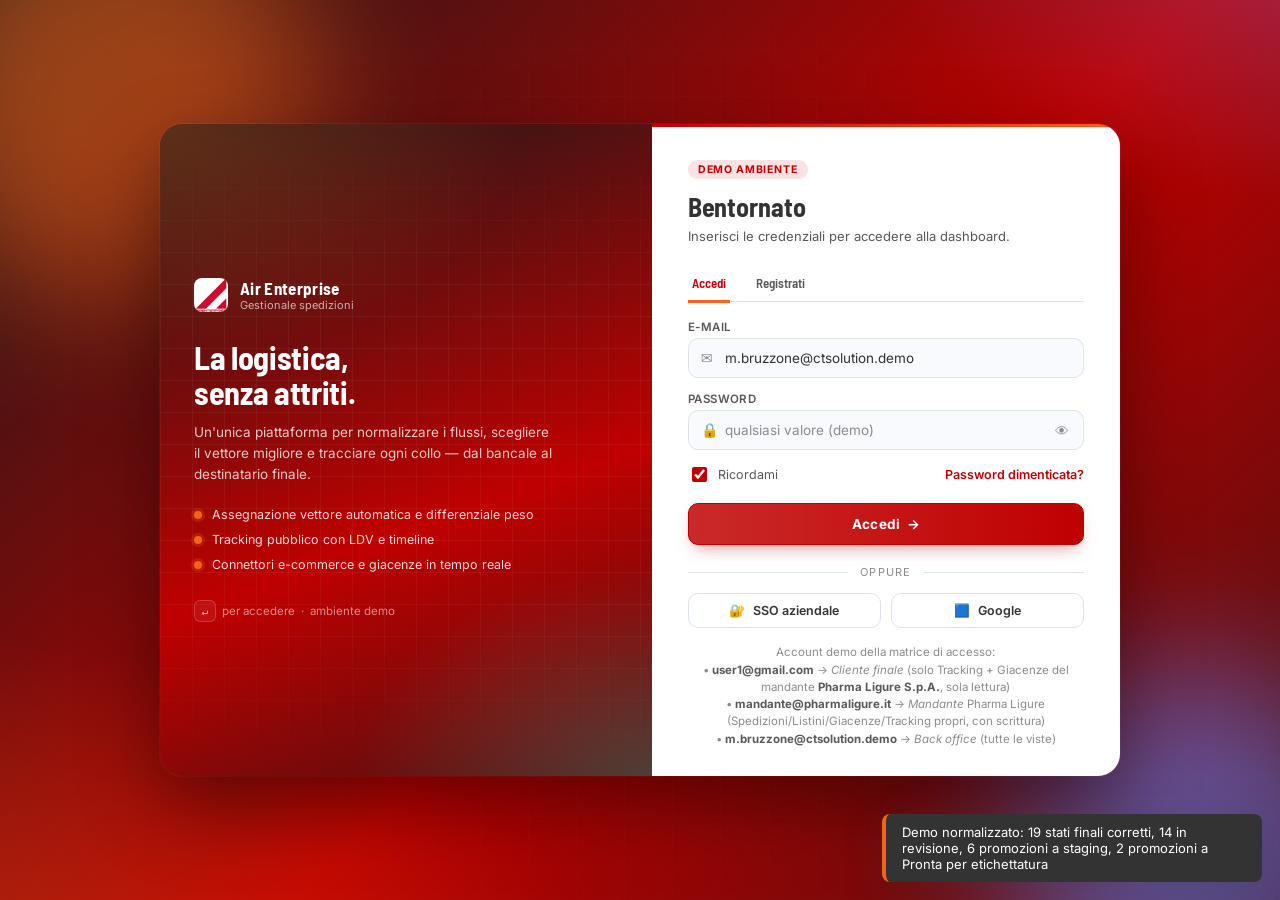
<file: index.html>
<!DOCTYPE html>
<html lang="it">
<head>
<meta charset="UTF-8">
<meta name="viewport" content="width=device-width, initial-scale=1.0">
<title>Air Enterprise — Gestionale spedizioni (demo)</title>
<link rel="stylesheet" href="style.css">
</head>
<body class="logged-out">

<!-- ==================== LOGIN / REGISTRAZIONE (simulati) ==================== -->
<div id="login-screen">
  <div class="login-decor" aria-hidden="true">
    <span class="orb orb-1"></span>
    <span class="orb orb-2"></span>
    <span class="orb orb-3"></span>
    <span class="grid-lines"></span>
  </div>

  <div class="login-shell">
    <aside class="login-side" aria-hidden="true">
      <div class="login-side-inner">
        <div class="login-side-mark">
          <img src="images/logo.png" alt="Air Enterprise" class="brand-mark">
          <div>
            <strong>Air Enterprise</strong>
            <small>Gestionale spedizioni</small>
          </div>
        </div>
        <h2>La logistica,<br>senza attriti.</h2>
        <p>Un'unica piattaforma per normalizzare i flussi, scegliere il vettore migliore e tracciare ogni collo — dal bancale al destinatario finale.</p>
        <ul class="login-bullets">
          <li><span class="dot"></span> Assegnazione vettore automatica e differenziale peso</li>
          <li><span class="dot"></span> Tracking pubblico con LDV e timeline</li>
          <li><span class="dot"></span> Connettori e-commerce e giacenze in tempo reale</li>
        </ul>
        <div class="login-side-foot">
          <span class="kbd">↵</span> per accedere &nbsp;·&nbsp; ambiente demo
        </div>
      </div>
    </aside>

    <div class="login-card">
      <div class="login-card-head">
        <span class="login-pill">Demo ambiente</span>
        <h1 class="login-title" id="login-title">Bentornato</h1>
        <p class="login-sub" id="login-sub">Inserisci le credenziali per accedere alla dashboard.</p>
      </div>

      <div class="tabs login-tabs" role="tablist">
        <button class="tab-btn active" id="login-tab-accedi" role="tab">Accedi</button>
        <button class="tab-btn" id="login-tab-registrati" role="tab">Registrati</button>
      </div>

      <form class="login-form" onsubmit="return false">
        <div class="form-row">
          <label for="login-email">E-mail</label>
          <div class="input-wrap">
            <span class="input-ico" aria-hidden="true">✉</span>
            <input type="text" id="login-email" value="m.bruzzone@ctsolution.demo" autocomplete="off" placeholder="nome@azienda.it">
          </div>
        </div>

        <div class="form-row">
          <label for="login-password">Password</label>
          <div class="input-wrap">
            <span class="input-ico" aria-hidden="true">🔒</span>
            <input type="password" id="login-password" class="login-pwd" placeholder="qualsiasi valore (demo)">
            <button type="button" class="input-eye" id="login-eye" aria-label="Mostra password" title="Mostra/nascondi password">👁</button>
          </div>
        </div>

        <div class="form-row" id="login-extra" style="display:none">
          <label for="login-nome">Nome e cognome</label>
          <div class="input-wrap">
            <span class="input-ico" aria-hidden="true">👤</span>
            <input type="text" id="login-nome" placeholder="es. Mario Bruzzone">
          </div>
        </div>

        <div class="login-row">
          <label class="login-check"><input type="checkbox" id="login-remember" checked> <span>Ricordami</span></label>
          <a href="#" class="login-link" onclick="return false">Password dimenticata?</a>
        </div>

        <button class="btn btn-primary login-submit" id="login-submit" type="button">
          <span class="login-submit-label">Accedi</span>
          <span class="login-submit-ico" aria-hidden="true">→</span>
        </button>

        <div class="login-divider"><span>oppure</span></div>

        <div class="login-sso">
          <button type="button" class="sso-btn" title="Accesso SSO (demo)">
            <span>🔐</span> SSO aziendale
          </button>
          <button type="button" class="sso-btn" title="Accesso con Google (demo)">
            <span>🟦</span> Google
          </button>
        </div>

        <p class="login-foot">Account demo della matrice di accesso:
          <br>• <strong>user1@gmail.com</strong> → <em>Cliente finale</em> (solo Tracking + Giacenze del mandante <strong>Pharma Ligure S.p.A.</strong>, sola lettura)
          <br>• <strong>mandante@pharmaligure.it</strong> → <em>Mandante</em> Pharma Ligure (Spedizioni/Listini/Giacenze/Tracking propri, con scrittura)
          <br>• <strong>m.bruzzone@ctsolution.demo</strong> → <em>Back office</em> (tutte le viste)
        </p>
      </form>
    </div>
  </div>
</div>

<header class="topnav">
  <div class="brand">
    <img src="images/logo.png" alt="Air Enterprise" class="brand-mark">
    <span>Air Enterprise <small>· Gestionale spedizioni</small></span>
  </div>
  <nav id="mainnav" aria-label="Navigazione principale">
    <button class="nav-item active" data-view="dashboard">Dashboard</button>
    <button class="nav-item" data-view="spedizioni">Spedizioni</button>
    <button class="nav-item" data-view="listini">Listini e tariffe</button>
    <button class="nav-item" data-view="flussi">Flussi in ingresso</button>
    <button class="nav-item" data-view="giacenze">Giacenze</button>
    <button class="nav-item" data-view="ecommerce">Connettore e-commerce</button>
    <button class="nav-item" data-view="tracking">Tracking</button>
    <button class="nav-item" data-view="appop">App operativa</button>
    <button class="nav-item" data-view="utenti">Utenti e ruoli</button>
    <button class="nav-item" data-view="log">Log azioni</button>
    <button class="nav-item" data-view="config">Configurazioni</button>
  </nav>
  <div class="nav-user" id="nav-user" role="button" tabindex="0" title="Apri il profilo utente">
    <span class="avatar">MB</span>
    <span>M. Bruzzone<br><span style="opacity:.65">Back office</span></span>
  </div>
</header>

<main>

  <!-- ==================== DASHBOARD ==================== -->
  <section class="view active" id="view-dashboard">
    <div class="view-header">
      <h1>Dashboard operativa</h1>
      <span class="sub" id="dash-date"></span>
    </div>
    <div class="kpis" id="dash-kpis"></div>
    <div class="grid-2">
      <div class="card">
        <h3>Spedizioni per stato</h3>
        <div id="dash-stati"></div>
      </div>
      <div class="card">
        <h3>Ultime attività</h3>
        <ul class="timeline" id="dash-activity"></ul>
      </div>
    </div>
  </section>

  <!-- ==================== SPEDIZIONI ==================== -->
  <section class="view" id="view-spedizioni">

    <!-- Vista elenco -->
    <div id="sped-list-wrap">
      <div class="view-header">
        <h1>Spedizioni</h1>
        <span class="sub">Normalizzazione, assegnazione vettore, coda di lavorazione</span>
        <span class="spacer"></span>
        <button class="btn" id="btn-goto-colli">Colli madre e sotto-colli</button>
        <button class="btn" id="btn-goto-diff">Differenziale peso/misure</button>
      </div>

      <div class="tabs" id="sped-tabs">
        <button class="tab-btn active" data-stato="">Tutte</button>
        <button class="tab-btn" data-stato="In revisione">In revisione</button>
        <button class="tab-btn" data-stato="In staging">In staging</button>
        <button class="tab-btn" data-stato="Pronta per etichettatura">Pronta per etichettatura</button>
        <button class="tab-btn" data-stato="Pronto per la spedizione">Pronto per la spedizione</button>
        <button class="tab-btn" data-stato="In transito">In transito</button>
        <button class="tab-btn" data-stato="Consegnata">Consegnata</button>
      </div>

      <div id="dt-spedizioni"></div>
    </div>

    <!-- Vista dettaglio a tab dedicata -->
    <div id="sped-detail-wrap" style="display:none"></div>

    <!-- Vista colli madre -->
    <div id="colli-wrap" style="display:none">
      <div class="view-header">
        <button class="btn" id="btn-colli-back">← Torna all'elenco</button>
        <h1>Colli madre e sotto-colli</h1>
        <span class="sub">Relazione bancale → colli, con stato aggregato e spedizione separata</span>
        <span class="spacer"></span>
        <input type="text" id="colli-search" placeholder="Cerca per ID collo madre o sotto-collo…" style="min-width:260px">
        <button class="btn btn-primary" id="btn-nuovo-cm">+ Nuovo collo madre</button>
      </div>
      <ul class="tree" id="colli-tree"></ul>
    </div>

    <!-- Vista differenziale peso -->
    <div id="diff-wrap" style="display:none">
      <div class="view-header">
        <button class="btn" id="btn-diff-back">← Torna all'elenco</button>
        <h1>Differenziale peso/misure</h1>
        <span class="sub">Dichiarato vs rilevato, con impatto economico calcolato</span>
      </div>
      <div id="dt-diff"></div>
    </div>
  </section>

  <!-- ==================== LISTINI ==================== -->
  <section class="view" id="view-listini">
    <div class="view-header">
      <h1>Listini e tariffe</h1>
      <span class="sub">Listini suddivisi per vettore. Ogni vettore ha il suo listino di costo; per ogni mandante, un listino di vendita per ciascun vettore.</span>
    </div>
    <div class="tabs" id="lc-vettori-tabs" style="border-bottom-width:1px"></div>
    <div class="tabs" id="listini-tabs">
      <button class="tab-btn active" data-tab="lc">Listino di costo</button>
      <button class="tab-btn" data-tab="lc-stor">Storico listino di costo</button>
      <button class="tab-btn" data-tab="lv">Listino di vendita</button>
      <button class="tab-btn" data-tab="lv-stor">Storico listino di vendita</button>
    </div>


    <!-- =============== 1. LISTINO DI COSTO (attivo) =============== -->
    <div class="tab-pane active" id="pane-lc">
      <div id="lc-header"></div>
      <div class="legend">
        <span><span class="sw" style="background:var(--warn-bg);border:1px solid var(--warn)"></span>Riga con personalizzazione (sovrapposta al valore derivato dal vettore)</span>
        <span class="tiny">Per modificare un listino attivo: <strong>duplicalo</strong>. I listini di costo e vendita sono storici e si modificano solo creando una nuova versione.</span>
      </div>
      <div id="dt-listino-costo"></div>
    </div>

    <!-- =============== 2. STORICO LISTINO DI COSTO =============== -->
    <div class="tab-pane" id="pane-lc-stor">
      <div id="lc-stor-header"></div>
      <div id="dt-listino-costo-stor"></div>
    </div>

    <!-- =============== 3. LISTINO DI VENDITA (attivo) =============== -->
    <div class="tab-pane" id="pane-lv">
      <div id="lv-header"></div>
      <div class="tabs" id="lv-mandante-tabs" style="border-bottom-width:1px;margin-bottom:8px"></div>
      <div class="legend">
        <span><span class="sw" style="background:var(--err-bg);border:1px solid var(--err)"></span>Riga in perdita (vendita &lt; costo)</span>
        <span><span class="sw" style="background:var(--warn-bg);border:1px solid var(--warn)"></span>Sotto il listino del vettore terzo (warning severo)</span>
        <span class="tiny">Le righe <strong>sotto costo</strong> sono bloccanti: per procedere è necessaria una conferma esplicita.</span>
      </div>
      <div id="dt-listino-vendita"></div>
    </div>

    <!-- =============== 4. STORICO LISTINO DI VENDITA =============== -->
    <div class="tab-pane" id="pane-lv-stor">
      <div id="lv-stor-header"></div>
      <div class="tabs" id="lv-stor-mandante-tabs" style="border-bottom-width:1px;margin-bottom:8px"></div>
      <div id="dt-listino-vendita-stor"></div>
    </div>
  </section>

  <!-- ==================== FLUSSI ==================== -->
  <section class="view" id="view-flussi">
    <div class="view-header">
      <h1>Flussi in ingresso</h1>
      <span class="sub" id="flussi-counter"></span>
      <span class="spacer"></span>
      <span class="demo-chip">microservizi di import per cliente</span>
    </div>
    <div class="layout-side">
      <div id="dt-flussi"></div>
      <div class="card" id="flusso-detail">
        <h3>Dettaglio cliente</h3>
        <p class="muted small">Seleziona un cliente dalla tabella per vedere configurazione e regole custom.</p>
      </div>
    </div>
  </section>

  <!-- ==================== GIACENZE ==================== -->
  <section class="view" id="view-giacenze">
    <div class="view-header">
      <h1>Giacenze</h1>
      <span class="sub">Gestione riga per riga o massiva sul filtro corrente</span>
      <span class="spacer"></span>
      <div class="save-bar" id="giacenze-save-bar" style="display:none">
        <span class="tiny" id="giacenze-pending-count"></span>
        <button class="btn btn-sm" id="btn-giacenze-annulla">Annulla</button>
        <button class="btn btn-sm btn-primary" id="btn-giacenze-salva">Salva</button>
      </div>
    </div>
    <div id="dt-giacenze"></div>
  </section>

  <!-- ==================== E-COMMERCE ==================== -->
  <section class="view" id="view-ecommerce">
    <div class="view-header">
      <h1>Connettore e-commerce</h1>
      <span class="sub">Vista del cliente finale collegato ai marketplace</span>
    </div>
    <div class="kpis" id="ecom-kpis"></div>
    <div class="info-box">🔁 <strong>Flusso invertito — Vinted:</strong> a differenza degli altri marketplace (interrogati dal connettore), Vinted <em>notifica</em> gli ordini via push. Gli ordini Vinted arrivano quindi in tempo reale e sono contrassegnati con il badge «push».</div>
    <div id="dt-ecom"></div>
  </section>

  <!-- ==================== TRACKING ==================== -->
  <section class="view" id="view-tracking">
    <div class="track-hero">
      <h2>Traccia la tua spedizione</h2>
      <p>Inserisci il codice della lettera di vettura</p>
      <div class="track-form">
        <input id="track-input" placeholder="es. LDV-2026-01187" aria-label="Codice lettera di vettura">
        <button class="btn btn-accent" id="track-btn">Cerca</button>
      </div>
      <div class="track-suggest" id="track-suggest">Prova con:</div>
    </div>
    <div id="track-result"></div>
  </section>

  <!-- ==================== APP OPERATIVA ==================== -->
  <section class="view" id="view-appop">
    <div class="view-header">
      <h1>App operativa — magazzino e padroncini</h1>
      <span class="sub">Simulazione web dell'app mobile per presa in carico e consegna</span>
    </div>
    <div class="phone-wrap">
      <div class="phone">
        <div class="phone-status"><span>09:41</span><span>▮▮▮ 82%</span></div>
        <div class="phone-app-head">CT Driver <div class="sub" id="phone-mode-label"></div></div>
        <div class="phone-body" id="phone-body"></div>
      </div>
      <div class="card" style="flex:1;min-width:280px">
        <h3>Configurazione simulazione</h3>
        <div class="form-row">
          <label>Tipo vettore</label>
          <select id="appop-mode" class="inline-select" style="max-width:none;width:100%">
            <option value="padroncino">Linea propria (padroncino) — con borderò digitale</option>
            <option value="terzo">Corriere esterno — senza borderò interno</option>
          </select>
        </div>
        <div class="info-box"><strong>Differenza chiave:</strong> il borderò digitale interno (elenco colli affidati con firma di presa in carico) esiste <em>solo</em> per le linee proprie. Per i corrieri esterni la presa in carico avviene sui sistemi del corriere.</div>
        <div class="warn-box"><strong>Foto obbligatoria:</strong> la conferma di consegna richiede sempre una foto (simulata) prima di poter chiudere la spedizione.</div>
      </div>
    </div>
  </section>

  <!-- ==================== UTENTI ==================== -->
  <section class="view" id="view-utenti">
    <div class="view-header">
      <h1>Utenti, ruoli e livelli di accesso</h1>
      <span class="sub">Quattro livelli: Piattaforma · Back office · Mandanti/Sottocontratti · Clienti finali</span>
    </div>
    <div class="layout-side">
      <div id="dt-utenti"></div>
      <div class="card" id="perm-panel">
        <h3>Permessi per modulo</h3>
        <p class="muted small">Seleziona un utente dalla tabella per vedere e simulare la modifica dei permessi.</p>
      </div>
    </div>
  </section>

  <!-- ==================== LOG AZIONI ==================== -->
  <section class="view" id="view-log">
    <div class="view-header">
      <h1>Log delle azioni</h1>
      <span class="sub" id="log-counter">Nessuna azione registrata in questa sessione</span>
      <span class="spacer"></span>
      <button class="btn" id="btn-log-clear">Svuota log</button>
    </div>
    <div class="info-box">🗒️ <strong>Registro di sessione.</strong> Ogni notifica mostrata in basso a destra (assegnazioni vettore, cambi di stato, import, salvataggi, ecc.) viene registrata qui con data/ora, utente, modulo ed esito. Il log è mantenuto solo in memoria del browser: si azzera ricaricando la pagina.</div>
    <div id="dt-log"></div>
  </section>

  <!-- ==================== CONFIGURAZIONI / ARCHITETTURA ==================== -->
  <section class="view" id="view-config">
    <div class="view-header">
      <h1>Configurazioni · Architettura tecnica</h1>
      <span class="sub">Vista concettuale: message broker, consumer, rate limit vettori</span>
    </div>
    <div class="arch-grid">
      <div>
        <div class="card">
          <h3>Coda messaggi (message broker)</h3>
          <div class="kv" style="grid-template-columns:180px 1fr">
            <dt>Messaggi in coda</dt><dd class="mono" id="q-depth">—</dd>
            <dt>Throughput</dt><dd class="mono" id="q-thr">—</dd>
            <dt>Consumer attivi</dt><dd class="mono" id="q-cons">—</dd>
          </div>
          <div class="queue-meter"><div id="q-meter" style="width:12%"></div></div>
          <p class="tiny">Spegnendo un servizio qui sotto, la coda si accumula (simulato).</p>
          <div id="svc-list"></div>
        </div>
      </div>
      <div>
        <div class="card">
          <h3>Rate limit per vettore</h3>
          <p class="tiny">Limite API, volume richieste, throttling e distribuzione su più nodi. Il mini-grafico mostra lo storico orario simulato delle ultime 24 h (barre arancio = picchi vicini al limite).</p>
          <div id="rl-list"></div>
        </div>
      </div>
    </div>
  </section>

</main>

<div id="modal-root"></div>
<div id="toasts"></div>

<script src="app.js"></script>
</body>
</html>
</file>
<file: style.css>
/* ============================================================
   CT Solution — Demo gestionale spedizioni (v2)
   style.css — token, layout, componenti UI
   ============================================================ */

@import url('https://fonts.googleapis.com/css2?family=Barlow+Semi+Condensed:wght@500;600;700&family=Inter:wght@400;500;600;700&family=IBM+Plex+Mono:wght@400;500;600&display=swap');

/* Sub-tabs vettore compatte */
.tab-btn-sm {
  padding: 4px 10px;
  font-size: 12px;
}

:root {
  --bg: #F5F5F5;
  --surface: #FFFFFF;
  --surface-2: #F8FAFD;
  --ink: #333333;
  --ink-soft: #595959;
  --ink-faint: #8C8C8C;
  --ink-rgb: 51,51,51;
  --line: #DDE3EC;
  --line-strong: #C4CDDB;

  --brand: #C00000;
  --brand-dark: #8C0000;
  --brand-soft: #FBE3E3;
  --brand-rgb: 192,0,0;
  --brand-900: #1A1A1A;
  --brand-600: #4A1010;

  --accent: #F26419;
  --accent-dark: #D14E0B;
  --accent-ink: #B34A0E;
  --accent-line: #E8A377;
  --accent-soft: #FDEADF;
  --accent-rgb: 242,100,25;

  --ok: #1E7F4F;      --ok-bg: #E4F3EB;      --ok-rgb: 30,127,79;    --ok-bright: #4ADE80;
  --warn: #B45309;    --warn-bg: #FCF0DE;    --warn-line: #ECD3AB;
  --err: #C0392B;     --err-bg: #FBE7E4;     --err-rgb: 192,57,43;   --err-dark: #A53125;   --err-line: #EEC4BD;   --err-bg-strong: #F6D9D4;   --err-bright: #F87171;
  --info: #2563EB;    --info-bg: #E7EEFC;    --info-line: #C8D8F8;
  --neutral: #5B6B84; --neutral-bg: #ECF0F5;

  --decor-blue: #6384FF;  --decor-blue-rgb: 99,132,255;
  --decor-mint: #5BE3C0;  --decor-mint-rgb: 91,227,192;

  --role-backoffice-rgb: 57,142,230;  --role-backoffice-text: #B9D6FF;
  --role-mandante-rgb: 123,97,255;    --role-mandante-text: #D6C8FF;
  --role-cliente-rgb: 46,184,131;     --role-cliente-text: #AAF0C8;

  --white-rgb: 255,255,255;
  --black-rgb: 0,0,0;
  --print-ink: #111111;

  --radius: 8px;
  --radius-sm: 5px;
  --shadow: 0 1px 2px rgba(var(--ink-rgb),.06), 0 4px 14px rgba(var(--ink-rgb),.07);
  --shadow-lg: 0 8px 40px rgba(var(--ink-rgb),.22);

  --font-body: 'Inter', system-ui, -apple-system, sans-serif;
  --font-display: 'Barlow Semi Condensed', 'Inter', sans-serif;
  --font-mono: 'IBM Plex Mono', ui-monospace, 'SF Mono', monospace;
}

* { box-sizing: border-box; }
html, body { margin: 0; padding: 0; }
body {
  font-family: var(--font-body);
  font-size: 13.5px;
  color: var(--ink);
  background: var(--bg);
  -webkit-font-smoothing: antialiased;
}

h1, h2, h3, h4 { font-family: var(--font-display); margin: 0; letter-spacing: .01em; }
h1 { font-size: 24px; font-weight: 700; }
h2 { font-size: 19px; font-weight: 700; }
h3 { font-size: 15.5px; font-weight: 600; }
p { margin: 0 0 .6em; }
a { color: var(--info); }

button { font-family: inherit; cursor: pointer; }
input, select, textarea { font-family: inherit; font-size: 13px; color: var(--ink); }

.mono { font-family: var(--font-mono); font-size: 12.5px; }

/* ---------- Top nav ---------- */
.topnav {
  background: var(--brand);
  color: var(--surface);
  display: flex;
  align-items: center;
  gap: 4px;
  padding: 0 18px;
  height: 54px;
  position: sticky;
  top: 0;
  z-index: 50;
}
.brand {
  display: flex; align-items: center; gap: 10px;
  font-family: var(--font-display);
  font-weight: 700; font-size: 17px;
  margin-right: 22px; white-space: nowrap;
}
.brand-mark {
  width: 26px; height: 26px; border-radius: 6px;
  background:
    repeating-linear-gradient(90deg, var(--accent) 0 3px, transparent 3px 6px),
    linear-gradient(135deg, var(--accent), var(--accent-dark));
  background-blend-mode: overlay;
  position: relative;
}
.brand-mark::after {
  content: '»'; position: absolute; inset: 0;
  display: grid; place-items: center;
  color: var(--surface); font-size: 17px; font-weight: 700; line-height: 1;
}
.brand small { font-weight: 500; opacity: .65; font-size: 11px; }

.topnav nav { display: flex; gap: 2px; overflow-x: auto; scrollbar-width: none; }
.topnav nav::-webkit-scrollbar { display: none; }
.nav-item {
  background: none; border: 0; color: rgba(var(--white-rgb),.78);
  font-family: var(--font-display); font-weight: 600; font-size: 13.5px;
  padding: 8px 12px; border-radius: 6px; white-space: nowrap;
  letter-spacing: .02em;
}
.nav-item:hover { background: rgba(var(--white-rgb),.1); color: var(--surface); }
.nav-item.active { background: rgba(var(--white-rgb),.16); color: var(--surface); box-shadow: inset 0 -2px 0 var(--accent); }
.nav-user {
  margin-left: auto; display: flex; align-items: center; gap: 8px;
  font-size: 12px; color: rgba(var(--white-rgb),.85); white-space: nowrap;
}
.nav-user .avatar {
  width: 28px; height: 28px; border-radius: 50%;
  background: var(--accent); color: var(--surface);
  display: grid; place-items: center; font-weight: 700; font-size: 12px;
}
.nav-user .user-livello { display:inline-block;margin-top:2px;padding:1px 7px;border-radius:999px;font-size:10.5px;font-weight:600;letter-spacing:.2px;background:rgba(var(--white-rgb),.08);color:var(--surface); }
.nav-user .user-livello[data-livello="Back office"]            { background:rgba(var(--role-backoffice-rgb),.22);color:var(--role-backoffice-text); }
.nav-user .user-livello[data-livello="Mandante/Sottocontratto"]{ background:rgba(var(--role-mandante-rgb),.22);color:var(--role-mandante-text); }
.nav-user .user-livello[data-livello="Cliente finale"]         { background:rgba(var(--role-cliente-rgb),.22);color:var(--role-cliente-text); }

/* ---------- Layout ---------- */
main { max-width: 1440px; margin: 0 auto; padding: 20px 22px 60px; }
.view { display: none; }
.view.active { display: block; animation: fadeIn .18s ease; }
@keyframes fadeIn { from { opacity: 0; transform: translateY(4px); } to { opacity: 1; transform: none; } }

.view-header { display: flex; align-items: baseline; gap: 14px; margin-bottom: 16px; flex-wrap: wrap; }
.view-header .sub { color: var(--ink-soft); font-size: 13px; }
.view-header .spacer { flex: 1; }
.save-bar { display: flex; align-items: center; gap: 10px; }
.save-bar .tiny { color: var(--warn); font-weight: 600; }

.card {
  background: var(--surface);
  border: 1px solid var(--line);
  border-radius: var(--radius);
  box-shadow: var(--shadow);
  padding: 16px;
  margin-bottom: 18px;
}
.card > h3 { margin-bottom: 10px; }
.card-plain { box-shadow: none; }

.grid-2 { display: grid; grid-template-columns: 1fr 1fr; gap: 18px; }
.grid-3 { display: grid; grid-template-columns: repeat(3, 1fr); gap: 14px; }
@media (max-width: 980px) { .grid-2, .grid-3 { grid-template-columns: 1fr; } }

.layout-side { display: grid; grid-template-columns: 1fr 340px; gap: 18px; align-items: start; }
@media (max-width: 1100px) { .layout-side { grid-template-columns: 1fr; } }

.muted { color: var(--ink-soft); }
.small { font-size: 12px; }
.tiny { font-size: 11px; color: var(--ink-faint); }

/* ---------- Buttons ---------- */
.btn {
  display: inline-flex; align-items: center; gap: 6px;
  border: 1px solid var(--line-strong);
  background: var(--surface); color: var(--ink);
  padding: 6px 12px; border-radius: var(--radius-sm);
  font-size: 12.5px; font-weight: 600;
  transition: background .12s, border-color .12s;
}
.btn:hover { background: var(--surface-2); border-color: var(--ink-faint); }
.btn:disabled { opacity: .45; cursor: not-allowed; }
.btn-primary { background: var(--brand); border-color: var(--brand); color: var(--surface); }
.btn-primary:hover { background: var(--brand-dark); border-color: var(--brand-dark); }
.btn-accent { background: var(--accent); border-color: var(--accent); color: var(--surface); }
.btn-accent:hover { background: var(--accent-dark); border-color: var(--accent-dark); }
.btn-danger { background: var(--err); border-color: var(--err); color: var(--surface); }
.btn-danger:hover { background: var(--err-dark); }
.btn-ghost { border-color: transparent; background: transparent; color: var(--brand); }
.btn-ghost:hover { background: var(--brand-soft); }
.btn-sm { padding: 3px 8px; font-size: 11.5px; }
.btn-link { border: 0; background: none; color: var(--info); font-weight: 600; padding: 0; text-decoration: underline; font-size: inherit; }

/* ---------- Badges ---------- */
.badge {
  display: inline-flex; align-items: center; gap: 5px;
  padding: 2px 9px; border-radius: 999px;
  font-size: 11.5px; font-weight: 600; white-space: nowrap;
  background: var(--neutral-bg); color: var(--neutral);
}
.badge::before { content: ''; width: 6px; height: 6px; border-radius: 50%; background: currentColor; }
.badge.ok      { background: var(--ok-bg); color: var(--ok); }
.badge.warn    { background: var(--warn-bg); color: var(--warn); }
.badge.err     { background: var(--err-bg); color: var(--err); }
.badge.info    { background: var(--info-bg); color: var(--info); }
.badge.brand   { background: var(--brand-soft); color: var(--brand); }
.badge.accent  { background: var(--accent-soft); color: var(--accent-ink); }
.badge.nodot::before { display: none; }

.tag {
  display: inline-block; padding: 2px 7px; border-radius: 4px;
  font-size: 11px; font-weight: 600;
  background: var(--brand-soft); color: var(--brand);
  margin: 1px 2px 1px 0;
}
.tag.incompat { background: var(--warn-bg); color: var(--warn); text-decoration: line-through; }
.tag-remove {
  display: inline-block; margin-left: 4px; padding: 0 4px;
  border: none; background: transparent; color: inherit;
  font-size: 12px; line-height: 1; cursor: pointer; opacity: .7;
}
.tag-remove:hover { opacity: 1; }
.detail-row { padding: 6px 0; border-top: 1px dashed var(--line); }
.detail-row:first-child { border-top: none; }

/* ---------- KPI cards (dashboard) ---------- */
.kpis { display: grid; grid-template-columns: repeat(auto-fit, minmax(200px, 1fr)); gap: 14px; margin-bottom: 18px; }
.kpi {
  background: var(--surface); border: 1px solid var(--line); border-radius: var(--radius);
  padding: 14px 16px; box-shadow: var(--shadow); cursor: pointer;
  border-left: 4px solid var(--brand);
}
.kpi:hover { border-color: var(--line-strong); }
.kpi .kpi-label { font-size: 12px; color: var(--ink-soft); font-weight: 600; text-transform: uppercase; letter-spacing: .04em; }
.kpi .kpi-value { font-family: var(--font-display); font-size: 30px; font-weight: 700; line-height: 1.15; margin: 2px 0; }
.kpi .kpi-note { font-size: 12px; color: var(--ink-faint); }
.kpi.warn { border-left-color: var(--warn); } .kpi.warn .kpi-value { color: var(--warn); }
.kpi.err  { border-left-color: var(--err); }  .kpi.err  .kpi-value { color: var(--err); }
.kpi.ok   { border-left-color: var(--ok); }   .kpi.ok   .kpi-value { color: var(--ok); }

/* ---------- DataTable component ---------- */
.dt-wrap { background: var(--surface); border: 1px solid var(--line); border-radius: var(--radius); box-shadow: var(--shadow); margin-bottom: 18px; overflow: hidden; }
.dt-toolbar {
  display: flex; align-items: center; gap: 8px; flex-wrap: wrap;
  padding: 10px 12px; border-bottom: 1px solid var(--line); background: var(--surface-2);
}
.dt-toolbar .dt-title { font-family: var(--font-display); font-weight: 700; font-size: 15px; margin-right: 8px; }
.dt-toolbar .spacer { flex: 1; }
.dt-filter-count {
  font-size: 11.5px; font-weight: 600; color: var(--brand);
  background: var(--brand-soft); border-radius: 999px; padding: 2px 9px;
}
.dt-selection-banner {
  display: flex; align-items: center; gap: 10px; flex-wrap: wrap;
  padding: 8px 14px; font-size: 12.5px;
  background: var(--info-bg); color: var(--ink);
  border-bottom: 1px solid var(--line);
}
.dt-selection-banner.allfilter { background: var(--accent-soft); }
.dt-selection-banner strong { color: var(--brand); }

.dt-scroll { overflow-x: auto; }
table.dt { width: 100%; border-collapse: collapse; font-size: 12.8px; }
table.dt th, table.dt td { padding: 8px 10px; text-align: left; vertical-align: middle; }
table.dt thead th {
  background: var(--surface-2);
  font-family: var(--font-display); font-size: 12.5px; font-weight: 600;
  color: var(--ink-soft); letter-spacing: .03em; text-transform: uppercase;
  border-bottom: 1px solid var(--line); white-space: nowrap; user-select: none;
}
th.sortable { cursor: pointer; }
th.sortable:hover { color: var(--brand); }
th .sort-ico { font-size: 10px; opacity: .45; margin-left: 3px; }
th.sorted { color: var(--brand); }
th.sorted .sort-ico { opacity: 1; color: var(--accent); }

tr.dt-filter-row th { padding: 4px 6px; background: var(--surface); border-bottom: 1px solid var(--line); }
.dt-colfilter { width: 100%; min-width: 70px; border: 1px solid var(--line); border-radius: 4px; padding: 3px 6px; font-size: 11.5px; background: var(--surface); }
.dt-colfilter:focus { outline: 2px solid var(--brand-soft); border-color: var(--brand); }
.dt-range { display: flex; gap: 3px; }
.dt-range input { width: 50%; min-width: 46px; }

table.dt tbody tr { border-bottom: 1px solid var(--line); }
table.dt tbody tr:hover { background: var(--surface-2); }
table.dt tbody tr.clickable { cursor: pointer; }
table.dt tbody tr.selected { background: var(--brand-soft); }
table.dt tbody tr.row-danger { background: var(--err-bg); }
table.dt tbody tr.row-danger:hover { background: var(--err-bg-strong); }
td.num { text-align: right; font-variant-numeric: tabular-nums; }
.dt-empty { padding: 30px; text-align: center; color: var(--ink-faint); }

.dt-pager {
  display: flex; align-items: center; gap: 10px; flex-wrap: wrap;
  padding: 8px 12px; border-top: 1px solid var(--line);
  font-size: 12px; color: var(--ink-soft); background: var(--surface-2);
}
.dt-pager .spacer { flex: 1; }
.dt-pager select { border: 1px solid var(--line); border-radius: 4px; padding: 2px 5px; }
.dt-pager .pg-btn {
  border: 1px solid var(--line-strong); background: var(--surface);
  border-radius: 4px; padding: 3px 9px; font-size: 12px; font-weight: 600;
}
.dt-pager .pg-btn:disabled { opacity: .4; cursor: not-allowed; }
.dt-pager .pg-num { font-weight: 700; color: var(--ink); }

input[type=checkbox] { width: 15px; height: 15px; accent-color: var(--brand); cursor: pointer; }

.inline-select { border: 1px solid var(--line); border-radius: 4px; padding: 3px 5px; font-size: 12px; background: var(--surface); max-width: 160px; }

/* ---------- Modal ---------- */
.modal-backdrop {
  position: fixed; inset: 0; background: rgba(var(--ink-rgb),.5);
  display: grid; place-items: center; z-index: 100; padding: 24px;
  animation: fadeIn .15s ease;
}
.modal {
  background: var(--surface); border-radius: 12px; box-shadow: var(--shadow-lg);
  width: min(560px, 100%); max-height: 88vh; display: flex; flex-direction: column;
}
.modal.wide { width: min(900px, 100%); }
.modal.xwide { width: min(1080px, 100%); }
.modal-head {
  display: flex; align-items: center; gap: 10px;
  padding: 14px 18px; border-bottom: 1px solid var(--line);
}
.modal-head h3 { font-size: 16.5px; flex: 1; }
.modal-close { border: 0; background: none; font-size: 20px; color: var(--ink-faint); line-height: 1; padding: 2px 6px; border-radius: 4px; }
.modal-close:hover { background: var(--neutral-bg); color: var(--ink); }
.modal-body { padding: 16px 18px; overflow-y: auto; }
.modal-foot { display: flex; justify-content: flex-end; gap: 8px; padding: 12px 18px; border-top: 1px solid var(--line); background: var(--surface-2); border-radius: 0 0 12px 12px; }

.confirm-summary { background: var(--surface-2); border: 1px solid var(--line); border-radius: var(--radius-sm); padding: 12px 14px; margin: 10px 0; font-size: 13px; }
.confirm-summary dt { font-weight: 700; font-size: 11px; text-transform: uppercase; color: var(--ink-soft); margin-top: 8px; }
.confirm-summary dt:first-child { margin-top: 0; }
.confirm-summary dd { margin: 2px 0 0; }
.warn-box { background: var(--warn-bg); border: 1px solid var(--warn-line); color: var(--warn); border-radius: var(--radius-sm); padding: 10px 12px; font-size: 12.5px; margin: 8px 0; }
.err-box { background: var(--err-bg); border: 1px solid var(--err-line); color: var(--err); border-radius: var(--radius-sm); padding: 10px 12px; font-size: 12.5px; margin: 8px 0; }
.info-box { background: var(--info-bg); border: 1px solid var(--info-line); color: var(--brand); border-radius: var(--radius-sm); padding: 10px 12px; font-size: 12.5px; margin: 8px 0; }

.form-row { margin-bottom: 12px; }
.form-row label { display: block; font-size: 12px; font-weight: 600; color: var(--ink-soft); margin-bottom: 4px; }
.form-row select, .form-row input[type=text], .form-row textarea {
  width: 100%; border: 1px solid var(--line-strong); border-radius: var(--radius-sm); padding: 7px 9px; background: var(--surface);
}
.form-row textarea { resize: vertical; min-height: 64px; }

/* ---------- Toast ---------- */
#toasts { position: fixed; bottom: 18px; right: 18px; z-index: 200; display: flex; flex-direction: column; gap: 8px; }
.toast {
  background: var(--ink); color: var(--surface); border-radius: 8px; padding: 10px 16px;
  font-size: 13px; box-shadow: var(--shadow-lg); max-width: 380px;
  animation: toastIn .2s ease;
  border-left: 4px solid var(--accent);
}
.toast.ok { border-left-color: var(--ok-bright); }
.toast.err { border-left-color: var(--err-bright); }
@keyframes toastIn { from { opacity: 0; transform: translateY(8px); } to { opacity: 1; transform: none; } }

/* ---------- Kanban (coda di staging) ---------- */
.kanban { display: grid; grid-template-columns: repeat(3, 1fr); gap: 14px; }
@media (max-width: 980px) { .kanban { grid-template-columns: 1fr; } }
.kanban-col { background: var(--surface-2); border: 1px solid var(--line); border-radius: var(--radius); padding: 10px; min-height: 160px; }
.kanban-col > h4 {
  font-family: var(--font-display); font-size: 13px; text-transform: uppercase; letter-spacing: .05em;
  color: var(--ink-soft); display: flex; justify-content: space-between; margin-bottom: 10px; padding: 0 2px;
}
.kanban-col > h4 .count { background: var(--brand); color: var(--surface); border-radius: 999px; padding: 0 8px; font-size: 11.5px; }
.kcard {
  background: var(--surface); border: 1px solid var(--line); border-radius: var(--radius-sm);
  padding: 9px 11px; margin-bottom: 8px; box-shadow: 0 1px 2px rgba(var(--ink-rgb),.05); cursor: pointer;
}
.kcard:hover { border-color: var(--brand); }
.kcard .k-id { font-family: var(--font-mono); font-size: 11.5px; color: var(--brand); font-weight: 600; }
.kcard .k-dest { font-weight: 600; font-size: 12.5px; margin: 2px 0; }
.kcard .k-meta { font-size: 11px; color: var(--ink-faint); }
.kcard .k-actions { margin-top: 7px; display: flex; gap: 6px; }

/* ---------- Dettaglio spedizione ---------- */
.ship-head {
  display: flex; align-items: center; gap: 14px; flex-wrap: wrap;
  padding: 14px 16px; border-radius: var(--radius);
  background: linear-gradient(135deg, var(--brand), var(--brand-dark));
  color: var(--surface); margin-bottom: 16px;
}
.ship-head .barcode {
  height: 34px; width: 92px; border-radius: 3px;
  background: repeating-linear-gradient(90deg, var(--surface) 0 2px, transparent 2px 4px, var(--surface) 4px 7px, transparent 7px 9px, var(--surface) 9px 10px, transparent 10px 14px);
  opacity: .9;
}
.ship-head .ship-id { font-family: var(--font-mono); font-size: 19px; font-weight: 600; letter-spacing: .02em; }
.ship-head .ship-sub { font-size: 12px; opacity: .8; }
.ship-head .spacer { flex: 1; }

.detail-grid { display: grid; grid-template-columns: 1.15fr .85fr; gap: 16px; }
@media (max-width: 900px) { .detail-grid { grid-template-columns: 1fr; } }
.detail-block { background: var(--surface); border: 1px solid var(--line); border-radius: var(--radius); padding: 14px; margin-bottom: 14px; }
.detail-block h4 { font-family: var(--font-display); font-size: 13px; text-transform: uppercase; letter-spacing: .05em; color: var(--ink-soft); margin-bottom: 10px; }
.kv { display: grid; grid-template-columns: 130px 1fr; gap: 4px 12px; font-size: 12.8px; }
.kv dt { color: var(--ink-soft); font-weight: 500; }
.kv dd { margin: 0; font-weight: 500; }

.timeline { list-style: none; margin: 0; padding: 0 0 0 4px; }
.timeline li { position: relative; padding: 0 0 14px 22px; border-left: 2px solid var(--line); margin-left: 6px; }
.timeline li:last-child { padding-bottom: 2px; }
.timeline li::before {
  content: ''; position: absolute; left: -7px; top: 1px;
  width: 12px; height: 12px; border-radius: 50%;
  background: var(--surface); border: 3px solid var(--brand);
}
.timeline li.done::before { border-color: var(--ok); background: var(--ok); }
.timeline li.internal { background: var(--warn-bg); border-radius: 0 6px 6px 0; padding-top: 4px; padding-bottom: 10px; }
.timeline .t-when { font-size: 11px; color: var(--ink-faint); font-family: var(--font-mono); }
.timeline .t-what { font-weight: 600; font-size: 12.8px; }
.timeline .t-where { font-size: 11.5px; color: var(--ink-soft); }
.timeline .t-int { font-size: 11px; color: var(--warn); font-weight: 600; }

.note-item { border: 1px solid var(--line); border-radius: var(--radius-sm); padding: 8px 10px; margin-bottom: 7px; background: var(--surface-2); }
.note-item .n-meta { font-size: 10.5px; color: var(--ink-faint); font-family: var(--font-mono); margin-bottom: 2px; }
.note-form { display: flex; gap: 8px; margin-top: 8px; }
.note-form textarea { flex: 1; border: 1px solid var(--line-strong); border-radius: var(--radius-sm); padding: 7px 9px; min-height: 44px; resize: vertical; }

/* ---------- Lettera di vettura ---------- */
.ldv {
  border: 2px solid var(--ink); border-radius: 4px; padding: 0; font-size: 13px;
  font-family: var(--font-body); background: var(--surface);
}
.ldv-head { display: flex; justify-content: space-between; align-items: center; padding: 12px 16px; border-bottom: 2px solid var(--ink); }
.ldv-head .ldv-title { font-family: var(--font-display); font-weight: 700; font-size: 17px; text-transform: uppercase; letter-spacing: .06em; }
.ldv-barcode { height: 38px; width: 150px; background: repeating-linear-gradient(90deg, var(--print-ink) 0 2px, transparent 2px 5px, var(--print-ink) 5px 8px, transparent 8px 10px, var(--print-ink) 10px 11px, transparent 11px 15px); }
.ldv-grid { display: grid; grid-template-columns: 1fr 1fr; }
.ldv-cell { padding: 10px 16px; border-bottom: 1px solid var(--line-strong); }
.ldv-cell:nth-child(odd) { border-right: 1px solid var(--line-strong); }
.ldv-cell .lbl { font-size: 10px; text-transform: uppercase; letter-spacing: .08em; color: var(--ink-soft); font-weight: 700; }
.ldv-foot { padding: 10px 16px; font-size: 11px; color: var(--ink-soft); }

/* ---------- Tree (colli madre) ---------- */
.tree { list-style: none; padding-left: 0; margin: 0; }
.tree .tree-parent { border: 1px solid var(--line); border-radius: var(--radius); margin-bottom: 12px; background: var(--surface); overflow: hidden; }
.tree .tp-head { display: flex; align-items: center; gap: 10px; padding: 11px 14px; background: var(--surface-2); border-bottom: 1px solid var(--line); cursor: pointer; flex-wrap: wrap; }
.tree .tp-head .caret { transition: transform .15s; font-size: 11px; color: var(--ink-soft); }
.tree .tree-parent.open .caret { transform: rotate(90deg); }
.tree .tp-body { display: none; }
.tree .tree-parent.open .tp-body { display: block; }
.tree .tc-row { display: flex; align-items: center; gap: 10px; padding: 8px 14px 8px 38px; border-bottom: 1px solid var(--line); font-size: 12.5px; position: relative; flex-wrap: wrap; }
.tree .tc-row::before { content: '└'; position: absolute; left: 18px; color: var(--ink-faint); }
.tree .tc-row:last-child { border-bottom: 0; }
.tree .tc-row .grow { flex: 1; }

/* ---------- Listini ---------- */
.tabs { display: flex; gap: 4px; border-bottom: 2px solid var(--line); margin-bottom: 16px; flex-wrap: wrap; }
.tab-btn {
  border: 0; background: none; padding: 9px 14px;
  font-family: var(--font-display); font-weight: 600; font-size: 14px; color: var(--ink-soft);
  border-bottom: 3px solid transparent; margin-bottom: -2px;
}
.tab-btn:hover { color: var(--ink); }
.tab-btn.active { color: var(--brand); border-bottom-color: var(--accent); }
.tab-pane { display: none; }
.tab-pane.active { display: block; }

.price-meta { font-size: 12px; color: var(--ink-soft); display: flex; gap: 14px; flex-wrap: wrap; margin-bottom: 8px; }

/* Header di una versione di listino (attivo/storico): titolo, decorrenza, azioni */
.listino-header { display:flex; justify-content:space-between; align-items:flex-start; gap:14px; flex-wrap:wrap; padding:12px 14px; background:var(--neutral-bg); border:1px solid var(--line); border-radius:var(--radius-sm); margin-bottom:10px; }
.listino-header .lh-left { flex:1; min-width:260px; }
.listino-header .lh-title { font-size:14.5px; }
.listino-header .lh-title strong { color:var(--ink); }
.listino-header .lh-meta { color:var(--ink-soft); margin-top:4px; display:flex; gap:8px; flex-wrap:wrap; }
.listino-header .lh-note { margin-top:6px; color:var(--ink-soft); }
.listino-header .lh-actions { display:flex; gap:6px; flex-wrap:wrap; align-items:flex-start; }
.legend { display: flex; gap: 14px; flex-wrap: wrap; font-size: 11.5px; color: var(--ink-soft); margin: 4px 0 10px; }
.legend .sw { display: inline-block; width: 12px; height: 12px; border-radius: 3px; vertical-align: -2px; margin-right: 4px; }

.hist-timeline { list-style: none; padding: 0; margin: 0; }
.hist-timeline li { display: flex; gap: 12px; align-items: flex-start; padding: 9px 0; border-bottom: 1px dashed var(--line); }
.hist-timeline li:last-child { border-bottom: 0; }
.hist-timeline .h-when { font-family: var(--font-mono); font-size: 11.5px; color: var(--ink-soft); min-width: 150px; }

/* ---------- Permessi utenti ---------- */
.perm-grid { display: grid; grid-template-columns: 1fr repeat(4, 68px); gap: 0; font-size: 12px; border: 1px solid var(--line); border-radius: var(--radius-sm); overflow: hidden; }
.perm-grid > div { padding: 7px 10px; border-bottom: 1px solid var(--line); display: flex; align-items: center; }
.perm-grid > div:nth-child(5n+1) { font-weight: 600; }
.perm-grid > div:nth-child(-n+5) { background: var(--surface-2); font-family: var(--font-display); font-weight: 600; text-transform: uppercase; font-size: 10.5px; letter-spacing: .04em; color: var(--ink-soft); justify-content: center; }
.perm-grid > div:nth-child(-n+5):first-child { justify-content: flex-start; }
.perm-grid > div:not(:nth-child(5n+1)) { justify-content: center; }

/* ---------- App operativa (phone frame) ---------- */
.phone-wrap { display: flex; gap: 26px; align-items: flex-start; flex-wrap: wrap; }
.phone {
  width: 320px; border: 10px solid var(--ink); border-radius: 30px;
  background: var(--surface); overflow: hidden; box-shadow: var(--shadow-lg);
  flex-shrink: 0;
}
.phone-status { background: var(--ink); color: var(--surface); font-size: 10px; padding: 4px 14px; display: flex; justify-content: space-between; font-family: var(--font-mono); }
.phone-app-head { background: var(--brand); color: var(--surface); padding: 12px 14px; font-family: var(--font-display); font-weight: 700; }
.phone-app-head .sub { font-size: 11px; font-weight: 500; opacity: .8; }
.phone-body { padding: 12px; min-height: 380px; }
.scan-zone {
  border: 2px dashed var(--line-strong); border-radius: 10px; padding: 22px 12px;
  text-align: center; color: var(--ink-soft); margin-bottom: 10px;
}
.scan-zone .scan-ico { font-size: 30px; }
.pkg-item { border: 1px solid var(--line); border-radius: 8px; padding: 8px 10px; margin-bottom: 7px; font-size: 12px; display: flex; align-items: center; gap: 8px; }
.pkg-item .grow { flex: 1; }
.photo-slot {
  border: 2px dashed var(--warn); background: var(--warn-bg); border-radius: 8px;
  padding: 16px; text-align: center; font-size: 12px; color: var(--warn); margin: 8px 0; cursor: pointer;
}
.photo-slot.done { border-color: var(--ok); background: var(--ok-bg); color: var(--ok); border-style: solid; }

/* ---------- Architettura ---------- */
.arch-grid { display: grid; grid-template-columns: 1.2fr 1fr; gap: 16px; }
@media (max-width: 980px) { .arch-grid { grid-template-columns: 1fr; } }
.svc-row { display: flex; align-items: center; gap: 10px; padding: 8px 4px; border-bottom: 1px solid var(--line); font-size: 12.8px; }
.svc-row:last-child { border-bottom: 0; }
.svc-row .grow { flex: 1; }
.led { width: 10px; height: 10px; border-radius: 50%; background: var(--ok); box-shadow: 0 0 6px rgba(var(--ok-rgb),.5); }
.led.off { background: var(--err); box-shadow: 0 0 6px rgba(var(--err-rgb),.5); }
.queue-meter { height: 12px; border-radius: 999px; background: var(--neutral-bg); overflow: hidden; margin: 6px 0; }
.queue-meter > div { height: 100%; background: linear-gradient(90deg, var(--ok), var(--warn), var(--err)); transition: width .5s; }
.bars { display: flex; align-items: flex-end; gap: 2px; height: 64px; margin-top: 6px; }
.bars .bar { flex: 1; background: var(--brand); border-radius: 2px 2px 0 0; min-height: 2px; opacity: .85; }
.bars .bar.peak { background: var(--accent); }
.bars-x { display: flex; justify-content: space-between; font-size: 9.5px; color: var(--ink-faint); font-family: var(--font-mono); margin-top: 2px; }
.rl-row { margin-bottom: 16px; padding-bottom: 12px; border-bottom: 1px dashed var(--line); }
.rl-row:last-child { border-bottom: 0; }

/* ---------- Tracking pubblico ---------- */
.track-hero {
  background: linear-gradient(135deg, var(--brand), var(--brand-dark));
  border-radius: var(--radius); color: var(--surface); padding: 28px 24px; margin-bottom: 18px; text-align: center;
}
.track-hero h2 { font-size: 24px; margin-bottom: 4px; }
.track-hero p { opacity: .8; font-size: 13px; }
.track-form { display: flex; gap: 8px; max-width: 480px; margin: 14px auto 0; }
.track-form input {
  flex: 1; border: 0; border-radius: var(--radius-sm); padding: 10px 14px;
  font-family: var(--font-mono); font-size: 14px;
}
.track-suggest { font-size: 11.5px; opacity: .7; margin-top: 8px; }
.track-suggest button { background: rgba(var(--white-rgb),.15); border: 0; color: var(--surface); border-radius: 4px; padding: 2px 8px; font-family: var(--font-mono); font-size: 11px; margin: 0 3px; }

/* ---------- Flow detail panel ---------- */
.rule-item { display: flex; gap: 8px; align-items: flex-start; padding: 7px 0; border-bottom: 1px dashed var(--line); font-size: 12.5px; }
.rule-item:last-child { border-bottom: 0; }
.rule-item .arrow { color: var(--accent); font-weight: 700; }

/* ---------- Demo hint chip ---------- */
.demo-chip {
  display: inline-flex; align-items: center; gap: 6px;
  background: var(--accent-soft); color: var(--accent-ink); border: 1px dashed var(--accent-line);
  font-size: 11px; font-weight: 600; border-radius: 999px; padding: 3px 10px;
}

/* focus visibility */
:focus-visible { outline: 2px solid var(--accent); outline-offset: 1px; }

@media (prefers-reduced-motion: reduce) {
  *, *::before, *::after { animation: none !important; transition: none !important; }
}

@media (max-width: 720px) {
  main { padding: 14px 12px 50px; }
  .topnav { height: auto; flex-wrap: wrap; padding: 8px 12px; }
  .kv { grid-template-columns: 110px 1fr; }
}

/* ============================================================
   LOGIN / REGISTRAZIONE — design moderno (split layout, glass,
   gradient, microanimazioni, dark side panel)
   ============================================================ */

body.logged-out .topnav,
body.logged-out main { display: none !important; }

#login-screen {
  display: none;
  position: fixed; inset: 0; z-index: 90;
  background:
    radial-gradient(1200px 600px at -10% 110%, rgba(var(--accent-rgb),.35), transparent 60%),
    radial-gradient(900px 500px at 110% -10%, rgba(var(--decor-blue-rgb),.35), transparent 60%),
    linear-gradient(135deg, var(--brand-900) 0%, var(--brand) 55%, var(--brand-600) 100%);
  color: var(--surface);
  overflow: hidden;
  font-family: var(--font-body);
}
body.logged-out #login-screen {
  display: grid; place-items: center; padding: 28px;
  animation: loginFade .35s ease both;
}
@keyframes loginFade { from { opacity: 0; } to { opacity: 1; } }

/* ----- decorazioni di sfondo (blob + griglia) ----- */
.login-decor { position: absolute; inset: 0; pointer-events: none; overflow: hidden; }
.login-decor .orb {
  position: absolute; border-radius: 50%; filter: blur(70px); opacity: .55;
  animation: floatOrb 16s ease-in-out infinite;
}
.login-decor .orb-1 { width: 420px; height: 420px; background: var(--accent); top: -120px; left: -100px; }
.login-decor .orb-2 { width: 360px; height: 360px; background: var(--decor-blue); bottom: -120px; right: -80px; animation-delay: -6s; }
.login-decor .orb-3 { width: 260px; height: 260px; background: var(--decor-mint); top: 40%; left: 55%; opacity: .25; animation-delay: -3s; }
@keyframes floatOrb {
  0%, 100% { transform: translate(0,0) scale(1); }
  50%      { transform: translate(30px, -25px) scale(1.06); }
}
.login-decor .grid-lines {
  position: absolute; inset: 0; opacity: .07;
  background-image:
    linear-gradient(rgba(var(--white-rgb),.6) 1px, transparent 1px),
    linear-gradient(90deg, rgba(var(--white-rgb),.6) 1px, transparent 1px);
  background-size: 48px 48px;
  mask-image: radial-gradient(circle at 50% 50%, #000 0%, transparent 70%);
  -webkit-mask-image: radial-gradient(circle at 50% 50%, #000 0%, transparent 70%);
}

/* ----- shell split (side + card) ----- */
.login-shell {
  position: relative; z-index: 1;
  display: grid; grid-template-columns: 1.05fr 1fr;
  width: min(960px, 100%); min-height: 580px;
  border-radius: 22px; overflow: hidden;
  box-shadow: 0 30px 80px rgba(var(--black-rgb),.45), 0 0 0 1px rgba(var(--white-rgb),.06);
  background: rgba(var(--white-rgb),.04);
  backdrop-filter: blur(20px);
  -webkit-backdrop-filter: blur(20px);
  animation: shellIn .45s cubic-bezier(.2,.7,.2,1) both;
}
@keyframes shellIn { from { opacity: 0; transform: translateY(14px) scale(.985); } to { opacity: 1; transform: none; } }
@media (max-width: 860px) { .login-shell { grid-template-columns: 1fr; min-height: 0; } .login-side { display: none; } }

/* ----- side panel (dark, branded) ----- */
.login-side {
  position: relative;
  background:
    radial-gradient(600px 400px at 0% 0%, rgba(var(--accent-rgb),.30), transparent 60%),
    radial-gradient(500px 350px at 100% 100%, rgba(var(--decor-mint-rgb),.22), transparent 60%),
    linear-gradient(160deg, var(--brand-900) 0%, var(--brand) 60%, var(--brand-600) 100%);
  padding: 36px 34px;
  display: flex; align-items: center;
  overflow: hidden;
}
.login-side::after {
  content: ''; position: absolute; inset: 0; pointer-events: none;
  background-image:
    linear-gradient(rgba(var(--white-rgb),.05) 1px, transparent 1px),
    linear-gradient(90deg, rgba(var(--white-rgb),.05) 1px, transparent 1px);
  background-size: 32px 32px;
  mask-image: linear-gradient(180deg, transparent 0, #000 30%, #000 70%, transparent 100%);
  -webkit-mask-image: linear-gradient(180deg, transparent 0, #000 30%, #000 70%, transparent 100%);
}
.login-side-inner { position: relative; z-index: 1; max-width: 360px; }
.login-side-mark { display: flex; align-items: center; gap: 12px; margin-bottom: 28px; }
.login-side-mark .brand-mark { width: 34px; height: 34px; border-radius: 8px; }
.login-side-mark strong { display: block; font-family: var(--font-display); font-size: 17px; letter-spacing: .02em; }
.login-side-mark small { display: block; font-size: 11px; opacity: .65; }
.login-side h2 {
  font-family: var(--font-display);
  font-size: 32px; line-height: 1.1; font-weight: 700;
  letter-spacing: -.01em; margin: 0 0 12px;
}
.login-side h2 br { display: block; }
.login-side p { font-size: 13.5px; line-height: 1.55; color: rgba(var(--white-rgb),.78); margin: 0 0 22px; }
.login-bullets { list-style: none; padding: 0; margin: 0 0 28px; display: grid; gap: 10px; }
.login-bullets li { display: flex; align-items: center; gap: 10px; font-size: 12.5px; color: rgba(var(--white-rgb),.85); }
.login-bullets .dot {
  width: 8px; height: 8px; border-radius: 50%;
  background: var(--accent);
  box-shadow: 0 0 0 3px rgba(var(--accent-rgb),.22);
  flex-shrink: 0;
}
.login-side-foot { font-size: 11.5px; color: rgba(var(--white-rgb),.55); display: flex; align-items: center; gap: 6px; }
.kbd {
  display: inline-grid; place-items: center;
  min-width: 22px; height: 22px; padding: 0 6px; border-radius: 6px;
  border: 1px solid rgba(var(--white-rgb),.18);
  background: rgba(var(--white-rgb),.06);
  font-family: var(--font-mono); font-size: 11px; color: rgba(var(--white-rgb),.85);
}

/* ----- card (form) ----- */
.login-card {
  background: var(--surface);
  padding: 36px 36px 28px;
  display: flex; flex-direction: column; justify-content: center;
  position: relative;
}
.login-card::before {
  content: ''; position: absolute; top: 0; left: 0; right: 0; height: 3px;
  background: linear-gradient(90deg, var(--brand), var(--accent));
}
.login-card-head { margin-bottom: 18px; }
.login-pill {
  display: inline-block; font-size: 10.5px; font-weight: 700;
  text-transform: uppercase; letter-spacing: .08em;
  color: var(--brand); background: var(--brand-soft);
  padding: 3px 10px; border-radius: 999px; margin-bottom: 12px;
}
.login-title {
  font-family: var(--font-display);
  font-size: 26px; font-weight: 700;
  color: var(--ink); margin: 0 0 6px; letter-spacing: -.005em;
}
.login-sub { font-size: 13px; color: var(--ink-soft); margin: 0 0 4px; }

.login-tabs { border-bottom: 1px solid var(--line); margin-bottom: 18px; }
.login-tabs .tab-btn { font-size: 13px; padding: 9px 4px; margin-right: 18px; }
.login-tabs .tab-btn:last-child { margin-right: 0; }

.login-form { display: block; }
.login-form .form-row label { font-size: 11.5px; font-weight: 600; color: var(--ink-soft); text-transform: uppercase; letter-spacing: .04em; }
.login-form .form-row { margin-bottom: 14px; }

/* input con icona e stato focus */
.input-wrap {
  position: relative; display: flex; align-items: center;
  background: var(--surface-2);
  border: 1px solid var(--line);
  border-radius: 10px;
  padding: 0 10px 0 36px;
  transition: border-color .15s, box-shadow .15s, background .15s;
}
.input-wrap:hover { border-color: var(--line-strong); }
.input-wrap:focus-within {
  border-color: var(--brand);
  background: var(--surface);
  box-shadow: 0 0 0 4px rgba(var(--brand-rgb),.10);
}
.input-wrap .input-ico {
  position: absolute; left: 12px; top: 50%; transform: translateY(-50%);
  font-size: 14px; color: var(--ink-faint); line-height: 1; pointer-events: none;
}
.input-wrap input {
  flex: 1; border: 0 !important; background: transparent !important;
  padding: 11px 0 !important; font-size: 13.5px; color: var(--ink);
  outline: none; box-shadow: none !important;
}
.input-wrap input::placeholder { color: var(--ink-faint); }
.input-wrap .input-eye {
  border: 0; background: transparent; color: var(--ink-faint);
  font-size: 14px; padding: 4px 4px; border-radius: 6px; cursor: pointer;
  transition: color .12s, background .12s;
}
.input-wrap .input-eye:hover { color: var(--brand); background: var(--brand-soft); }

/* riga "ricordami" + link */
.login-row { display: flex; align-items: center; justify-content: space-between; margin: 2px 0 18px; }
.login-check { display: inline-flex; align-items: center; gap: 8px; font-size: 12.5px; color: var(--ink-soft); cursor: pointer; user-select: none; }
.login-check input { width: 15px; height: 15px; accent-color: var(--brand); }
.login-link { font-size: 12.5px; color: var(--brand); font-weight: 600; text-decoration: none; }
.login-link:hover { text-decoration: underline; }

/* submit con arrow che scorre */
.login-submit {
  width: 100%; justify-content: center; padding: 12px 18px !important;
  border-radius: 10px !important; font-size: 13.5px !important; font-weight: 700 !important;
  letter-spacing: .02em;
  position: relative; overflow: hidden;
  transition: transform .12s ease, box-shadow .15s ease, background .15s ease;
  box-shadow: 0 8px 18px -8px rgba(var(--brand-rgb),.55);
}
.login-submit::after {
  content: ''; position: absolute; inset: 0; left: -120%;
  background: linear-gradient(90deg, transparent, rgba(var(--white-rgb),.18), transparent);
  transition: left .55s ease;
}
.login-submit:hover { transform: translateY(-1px); box-shadow: 0 14px 24px -10px rgba(var(--brand-rgb),.6); }
.login-submit:hover::after { left: 120%; }
.login-submit:active { transform: translateY(0); }
.login-submit-ico { display: inline-block; transition: transform .2s ease; }
.login-submit:hover .login-submit-ico { transform: translateX(4px); }

/* divider "oppure" */
.login-divider {
  display: flex; align-items: center; gap: 12px;
  color: var(--ink-faint); font-size: 11px; text-transform: uppercase; letter-spacing: .12em;
  margin: 20px 0 14px;
}
.login-divider::before, .login-divider::after {
  content: ''; flex: 1; height: 1px; background: var(--line);
}

/* bottoni SSO */
.login-sso { display: grid; grid-template-columns: 1fr 1fr; gap: 10px; }
.sso-btn {
  display: inline-flex; align-items: center; justify-content: center; gap: 8px;
  background: var(--surface); border: 1px solid var(--line); color: var(--ink);
  border-radius: 10px; padding: 9px 10px; font-size: 12.5px; font-weight: 600;
  cursor: pointer; transition: border-color .12s, background .12s, transform .12s;
}
.sso-btn:hover { border-color: var(--brand); background: var(--brand-soft); transform: translateY(-1px); }

.login-foot { text-align: center; font-size: 11.5px; color: var(--ink-faint); margin: 16px 0 0; line-height: 1.5; }
.login-foot strong { color: var(--ink-soft); }

/* piccola animazione di entrata della card */
@keyframes cardIn { from { opacity: 0; transform: translateY(8px); } to { opacity: 1; transform: none; } }
.login-card { animation: cardIn .35s .1s ease both; }
.login-side  { animation: cardIn .4s  ease both; }

/* responsive piccoli schermi */
@media (max-width: 520px) {
  .login-card { padding: 28px 22px 22px; }
  .login-title { font-size: 22px; }
  .login-side h2 { font-size: 26px; }
  .login-sso { grid-template-columns: 1fr; }
  .login-row { flex-direction: column; align-items: flex-start; gap: 8px; }
}
</file>
